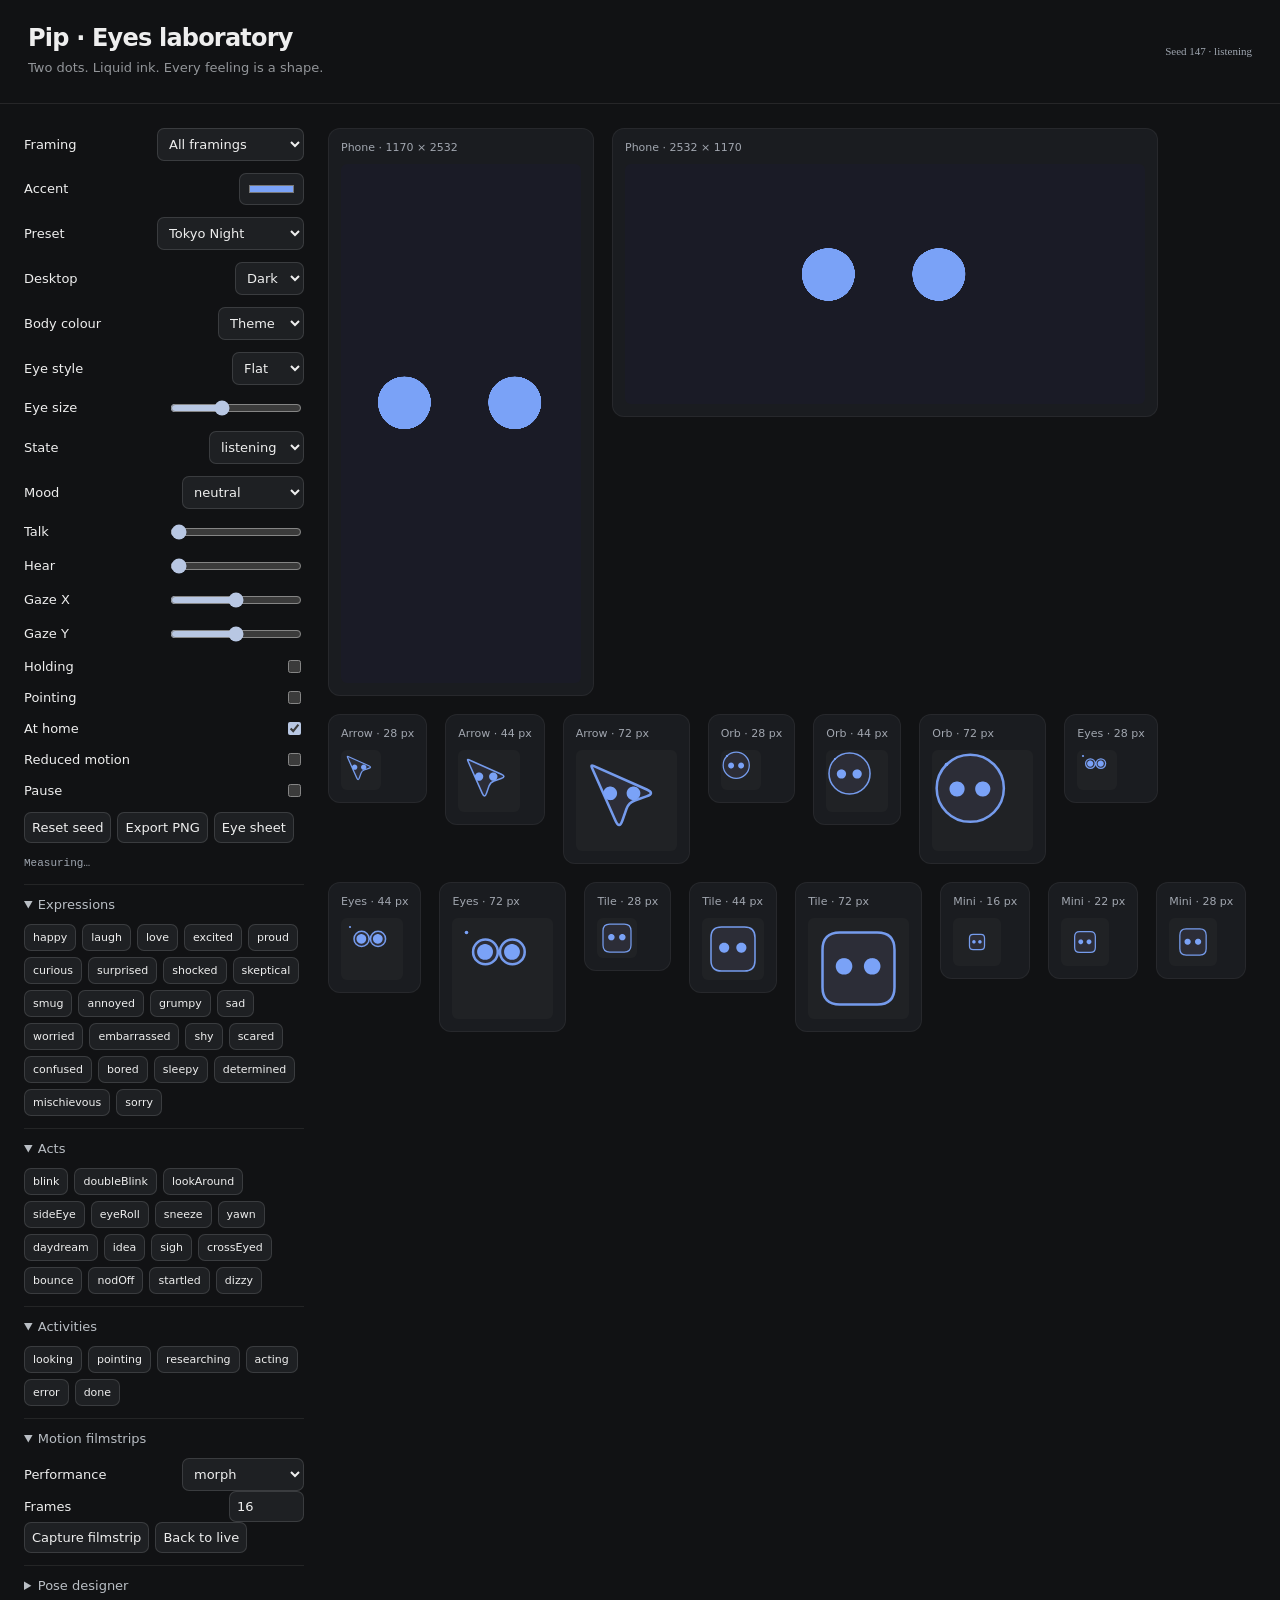
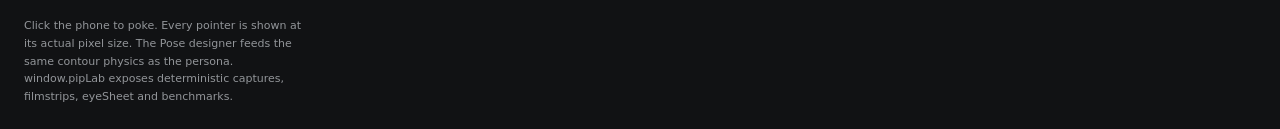
<file: docs/lab/index.html>
<!doctype html>
<html lang="en"><head><meta charset="utf-8"><meta name="viewport" content="width=device-width,initial-scale=1"><title>Pip · Eyes laboratory</title><style>
:root{color-scheme:dark;font:13px system-ui,sans-serif;background:#111214;color:#eee}*{box-sizing:border-box}body{margin:0}header{padding:24px 28px;border-bottom:1px solid #ffffff16;display:flex;justify-content:space-between;gap:20px;align-items:center}h1{font-size:24px;margin:0 0 6px;letter-spacing:-.8px}p,footer{color:#929599;line-height:1.6;margin:0}main{display:grid;grid-template-columns:280px 1fr;gap:24px;padding:24px}aside{display:flex;flex-direction:column;gap:12px}label{display:flex;align-items:center;justify-content:space-between;gap:8px}button,select,input{font:inherit;color:inherit;background:#1e2023;border:1px solid #ffffff20;border-radius:7px;padding:7px}button{cursor:pointer}button:hover{background:#33363b}input[type=range]{width:132px;accent-color:#b8c7e3;padding:0}input[type=color]{width:65px;height:32px}input[type=checkbox]{accent-color:#b8c7e3}select{max-width:170px}.buttons,.row{display:flex;flex-wrap:wrap;gap:6px}.buttons button{font-size:11px;padding:6px 8px}details{border-top:1px solid #ffffff14;padding-top:12px}summary{cursor:pointer;margin-bottom:12px;color:#b9bec4}.stage{display:flex;gap:18px;align-items:flex-start;flex-wrap:wrap}.card{background:#1a1c20;border:1px solid #ffffff0e;border-radius:12px;padding:12px}.card h2{font-size:11px;color:#a1a6af;font-weight:500;margin:0 0 10px}.card canvas{display:block;max-width:100%;height:auto;cursor:crosshair;border-radius:6px}.sheet{max-width:100%;height:auto}.eye-editor{display:grid;gap:8px;margin-bottom:16px}.eye-editor h3{margin:6px 0;font-size:12px}output{font:10px ui-monospace;color:#9fa6b0;width:35px;text-align:right}#perf{font:11px/1.6 ui-monospace,monospace;white-space:pre-wrap;color:#9fa6b0}#status{font:11px ui-monospace;color:#9fa6b0}footer{font-size:11px}[hidden]{display:none!important}@media(max-width:800px){main{grid-template-columns:1fr}aside{max-width:500px}header{align-items:flex-start}}
</style></head><body><header><div><h1>Pip · Eyes laboratory</h1><p>Two dots. Liquid ink. Every feeling is a shape.</p></div><span id="status">Seed 147</span></header><main><aside>
<label>Framing <select id="framing"><option value="all">All framings</option><option value="portrait">Phone portrait</option><option value="landscape">Phone landscape</option><option value="cursor">All pointers</option><option value="mini">Bar minis</option></select></label>
<label>Accent <input id="accent" type="color" value="#7aa2f7"></label><label>Preset <select id="preset"></select></label><label>Desktop <select id="background"><option value="dark">Dark</option><option value="light">Light</option></select></label>
<label>Body colour <select id="colorMode"><option value="theme">Theme</option><option value="accent">Accent</option><option value="custom">Custom</option></select></label>
<label>Eye style <select id="eyeStyle"></select></label><label>Eye size <input id="eyeSize" type="range" min=".7" max="1.5" step=".01" value="1"></label>
<label>State <select id="state"></select></label><label>Mood <select id="mood"></select></label>
<label>Talk <input id="talk" type="range" min="0" max="1" step=".01" value="0"></label><label>Hear <input id="hear" type="range" min="0" max="1" step=".01" value="0"></label>
<label>Gaze X <input id="gazeX" type="range" min="-1" max="1" step=".01" value="0"></label><label>Gaze Y <input id="gazeY" type="range" min="-1" max="1" step=".01" value="0"></label>
<label>Holding <input id="holding" type="checkbox"></label><label>Pointing <input id="pointing" type="checkbox"></label><label>At home <input id="home" type="checkbox" checked></label><label>Reduced motion <input id="reducedMotion" type="checkbox"></label><label>Pause <input id="paused" type="checkbox"></label>
<div class="row"><button id="reset">Reset seed</button><button id="download">Export PNG</button><button id="sheetButton">Eye sheet</button></div><div id="perf">Measuring…</div>
<details open><summary>Expressions</summary><div id="expressions" class="buttons"></div></details><details open><summary>Acts</summary><div id="acts" class="buttons"></div></details><details open><summary>Activities</summary><div id="activities" class="buttons"></div></details>
<details open><summary>Motion filmstrips</summary><label>Performance <select id="filmAct"></select></label><label>Frames <input id="filmFrames" type="number" min="12" max="48" value="16"></label><div class="row"><button id="filmButton">Capture filmstrip</button><button id="liveButton">Back to live</button></div></details>
<details><summary>Pose designer</summary><label>Override persona <input id="override" type="checkbox"></label><button id="clearPose">Neutral pose</button><div id="poseEditor"></div></details>
<footer>Click the phone to poke. Every pointer is shown at its actual pixel size. The Pose designer feeds the same contour physics as the persona. window.pipLab exposes deterministic captures, filmstrips, eyeSheet and benchmarks.</footer>
</aside><section><div id="stage" class="stage"></div><canvas id="sheet" class="sheet" hidden></canvas></section></main><script type="module" src="./lab.mjs"></script></body></html>
</file>
